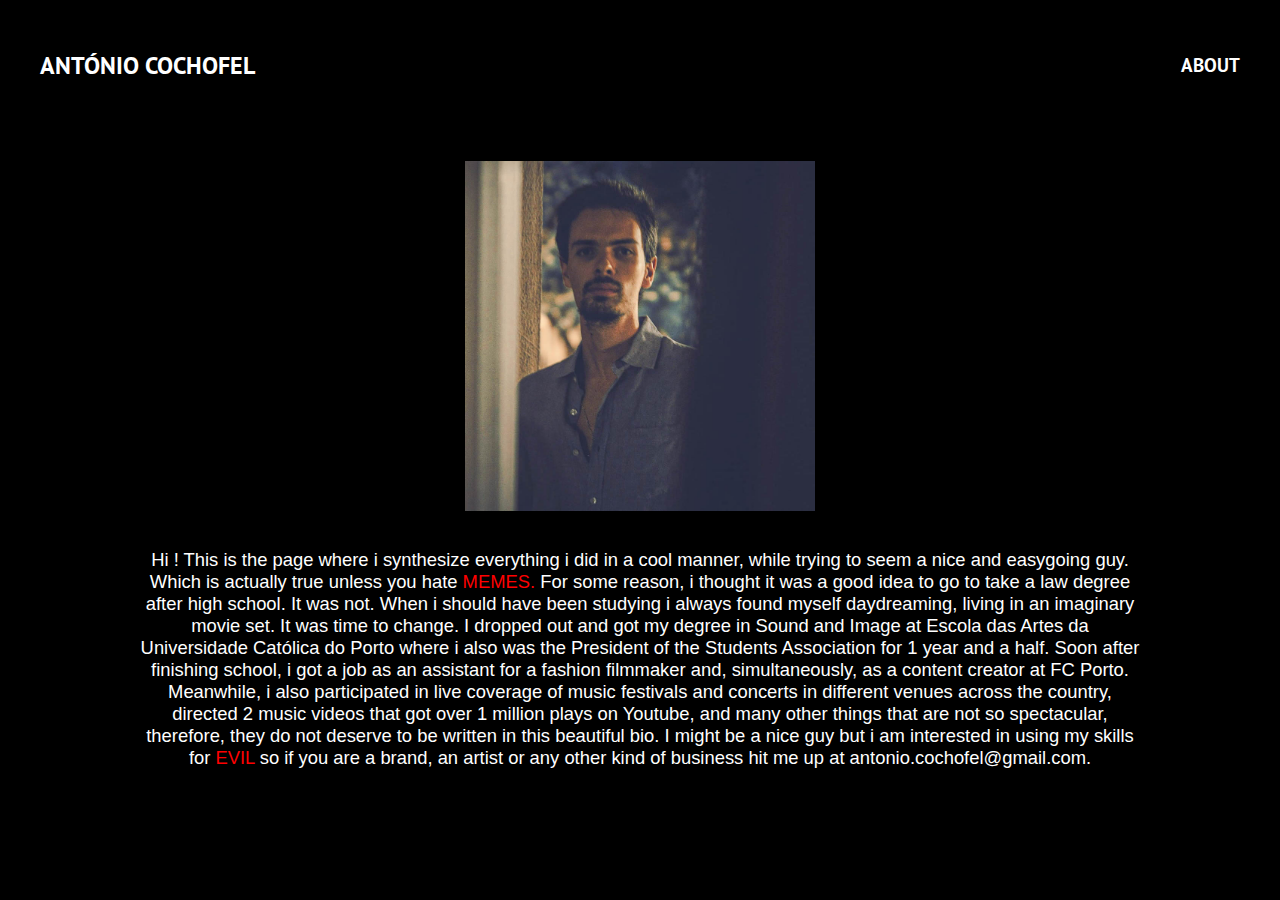
<file: about.html>
<!DOCTYPE html>
<html lang="en">
<head>
    <meta charset="UTF-8">
    <meta http-equiv="X-UA-Compatible" content="IE=edge">
    <meta name="viewport" content="width=device-width, initial-scale=1.0">
    <link rel="stylesheet" href="about.css">
    <link rel="preconnect" href="https://fonts.googleapis.com">
    <link rel="preconnect" href="https://fonts.gstatic.com" crossorigin>
    <link href="https://fonts.googleapis.com/css2?family=Josefin+Sans&display=swap" rel="stylesheet">
    <link href="https://fonts.googleapis.com/css2?family=PT+Sans&display=swap" rel="stylesheet">
    <link rel="icon" type="image/png" href="Images/slingshot.png" sizes="16x16">
    <title>About</title>
    <meta property="og:title" content="About" />
    <meta property="og:type" content="website" />
    <meta property="og:url" content="https://antoniocochofel.github.io/about.html" />
    <meta property="og:image" content="https://antoniocochofel.github.io/Images/Pedro.jpg" />
    <meta name="twitter:card" content="summary" />
    <meta name="twitter:creator" content="@AntonioCochofel" />
    <meta name="twitter:title" content="Antonio Cochofel" />
    <meta name="twitter:description" content="Antonio Cochofel Portfolio" />
    <meta name="twitter:image" content="https://antoniocochofel.github.io/Images/Pedro.jpg" />
</head>
<body>
    <main class="background">
        <header class="header">
            <div class="headercontainer">
                <a href="index.html"><h2 class="name">ANTÓNIO COCHOFEL</h2></a>
                <div class="aboutcontact">
                    <a href="about.html"><h3 class="link">ABOUT</h3></a>
                </div>
            </div>
        </header>

        <div class="main">
            <div class="photobio">
                <img src="Images/Pedro.jpg" alt="" class="pic">
                <div class="biocontainer">
                <p>Hi ! This is the page where i synthesize everything i did in a cool manner, while trying to seem a nice and easygoing guy.
                    Which is actually true unless you hate <a href="https://www.youtube.com/watch?v=1Kxfj7O7Nhs">MEMES.</a>
                    For some reason, i thought it was a good idea to go to take a law degree after high school. It was not.
                    When i should have been studying i always found myself daydreaming, living in an imaginary movie set. It was time to change.
                    I dropped out and got my degree in Sound and Image at Escola das Artes da Universidade Católica do Porto where i also was the President of the Students Association for 1 year and a half.
                    Soon after finishing school, i got a job as an assistant for a fashion filmmaker and, simultaneously, as a content creator at FC Porto.
                    Meanwhile, i also participated in live coverage of music festivals and concerts in different venues across the country, directed 2 music videos that got over 1 million plays on Youtube, and many other things that are not so spectacular, therefore, they do not deserve to be written in this beautiful bio.
                    I might be a nice guy but i am interested in using my skills for <a href="https://www.youtube.com/watch?v=cpbbuaIA3Ds">EVIL</a> so if you are a brand, an artist or any other kind of business hit me up at antonio.cochofel@gmail.com.
                </p>
            </div>
            </div>
        </div>

</body>
</html>
</file>
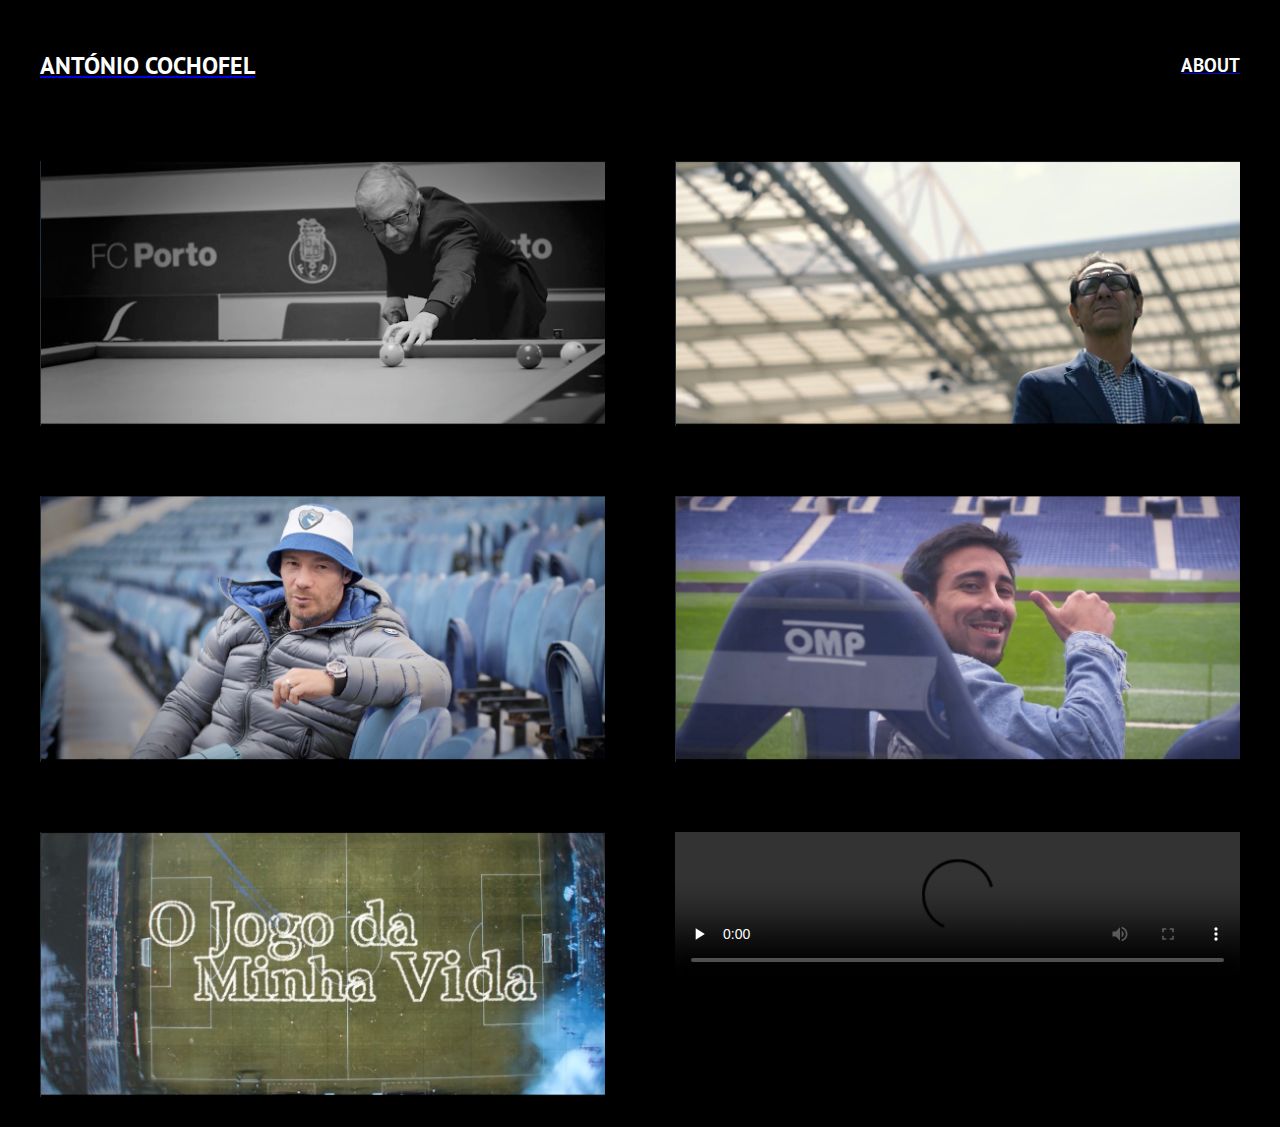
<file: fcp.html>
<!DOCTYPE html>
<html lang="en">
<head>
    <meta charset="UTF-8">
    <meta http-equiv="X-UA-Compatible" content="IE=edge">
    <meta name="viewport" content="width=device-width, initial-scale=1.0">
    <link rel="stylesheet" href="fcp.css">
    <link rel="preconnect" href="https://fonts.googleapis.com">
    <link rel="preconnect" href="https://fonts.gstatic.com" crossorigin>
    <link href="https://fonts.googleapis.com/css2?family=Josefin+Sans&display=swap" rel="stylesheet">
    <link href="https://fonts.googleapis.com/css2?family=PT+Sans&display=swap" rel="stylesheet">
    <link rel="icon" type="image/png" href="Images/slingshot.png" sizes="16x16">
    <title>FCP</title>
    <meta property="og:title" content="FCP" />
    <meta property="og:type" content="website" />
    <meta property="og:url" content="https://antoniocochofel.github.io/fcp" />
    <meta property="og:image" content="https://antoniocochofel.github.io/Images/Pedro.jpg" />
    <meta name="twitter:card" content="summary" />
    <meta name="twitter:creator" content="@AntonioCochofel" />
    <meta name="twitter:title" content="Antonio Cochofel" />
    <meta name="twitter:description" content="Antonio Cochofel Portfolio" />
    <meta name="twitter:image" content="https://antoniocochofel.github.io/Images/Pedro.jpg" />
</head>
<body>
    <main class="background">
    <header class="header">
        <div class="headercontainer">
            <a href="index.html"><h2 class="name">ANTÓNIO COCHOFEL</h2></a>
            <div class="aboutcontact">
                <a href="about.html"><h3 class="link">ABOUT</h3></a>

            </div>
        </div>
    </header>
    <div class="grid">
        <div class="framesfcp">
            <img src="Images/fcp/fcp1.png" alt="" class="frames">
            <img src="Images/fcp/fcp2.png" alt="" class="frames">
            <img src="Images/fcp/fcp3.png" alt="" class="frames">
            <img src="Images/fcp/fcp4.png" alt="" class="frames">
            <img src="Images/fcp/fcp5.png" alt="" class="frames">
            <video controls="controls" preload="none" onclick="this.play()" src="videos/fcp.mp4" class="frames"></video>
        </div>
    </div>
    </main>
</file>
<file: about.css>
body {
    background-color: black;
    margin: 0;
}

.header {
    position: relative;
    max-width: 1200px;
    padding: 30px;
    margin-inline: auto;
}

.headercontainer {
    display: flex;
    align-items: center;
    justify-content: space-between;
}

.name {
    font-family: 'PT Sans', sans-serif;
    color: white;
}

.aboutcontact {
    display: flex;
    flex-direction: row;
    gap: 20px;
    align-items: center;
}

.link {
    font-family: 'PT Sans', sans-serif;
    color: white;
}

.main {
    position: relative;
    max-width: 1200px;
    padding: 30px;
    margin-inline: auto;
}

.pic {
    width: 350px;
    height: 350px;
    align-self: center;
}

.photobio {
    display: flex;
    flex-direction: column;
    text-align: center;
    gap: 20px;
    font-family: 'Europa', sans-serif;
    font-size: 1.15rem;
    font-weight: 200;
}

.biocontainer {
    max-width: 1000px;
    align-self: center;
}

a {
    text-decoration: none;
    color: red;
}


p {
    color: white;
}
</file>
<file: fcp.css>
body {
    margin: 0;
}

.main {
    max-width: 1200px;
    padding: 30px;
    margin-inline: auto;
}


.background {
    background-color: black;
}

.header {
    max-width: 1200px;
    padding: 30px;
    margin-inline: auto;
}

.headercontainer {
    display: flex;
    align-items: center;
    justify-content: space-between;
}

.name {
    font-family: 'PT Sans', sans-serif;
    color: white;
}

.aboutcontact {
    display: flex;
    flex-direction: row;
    gap: 20px;
    align-items: center;
}

.link {
    font-family: 'PT Sans', sans-serif;
    color: white;
}

.grid {
    max-width: 1200px;
    padding: 30px;
    margin-inline: auto;
}

.framesfcp {
    display: grid;
    grid-template-columns: 1fr 1fr;
    grid-gap: 70px;
}

.frames {
    width:100%;
}
</file>
